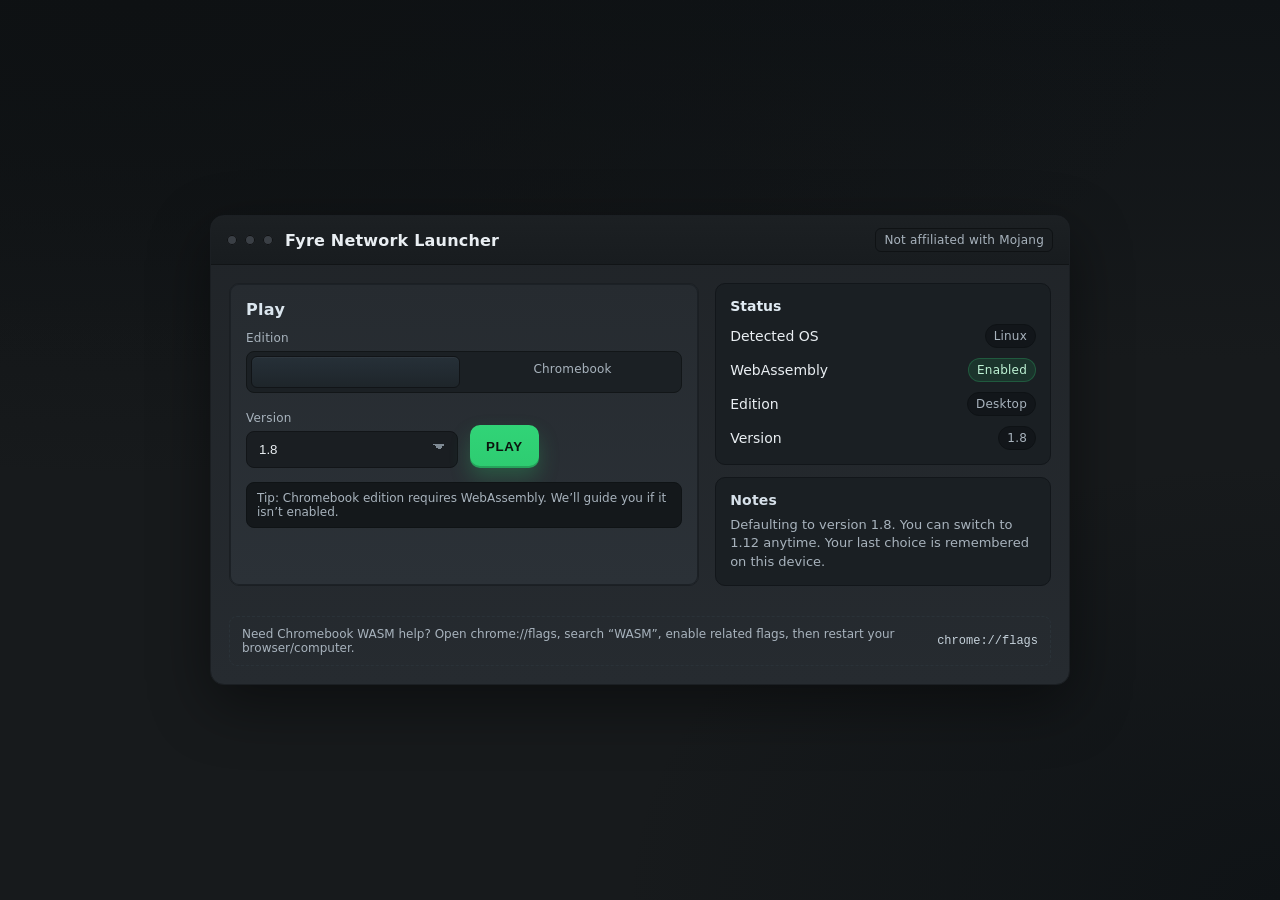
<file: fnlauncher.html>
<!DOCTYPE html>
<html lang="en">

<head>
    <meta charset="utf-8" />
    <title>Fyre Network Launcher</title>
    <meta name="viewport" content="width=device-width, initial-scale=1" />
    <meta name="description" content="Fyre Network Launcher — clean, Mojang-style launcher for Desktop and Chromebook editions." />
    <style>
        :root {
            --bg: #171a1c;
            --panel: #202428;
            --panel-2: #262b30;
            --panel-3: #2b3137;
            --text: #e9eef2;
            --muted: #a8b3bd;
            --accent: #2ecc71;
            /* Play button green */
            --accent-2: #1abc9c;
            /* Accent hover */
            --warn: #f1c40f;
            --error: #e74c3c;
            --ok: #2ecc71;
            --focus: #4aa3ff;
            --brand: #6cc644;
            /* Subtle Minecraft-ish green */
            --shadow: 0 20px 60px rgba(0, 0, 0, .45);
            --radius: 10px;
            --mono: ui-monospace, SFMono-Regular, Menlo, Monaco, Consolas, "Liberation Mono", "Courier New", monospace;
            --ui: Inter, system-ui, "Segoe UI", Roboto, Helvetica, Arial, sans-serif;
        }

        * {
            box-sizing: border-box;
        }

        html,
        body {
            height: 100%;
        }

        body {
            margin: 0;
            font-family: var(--ui);
            color: var(--text);
            background:
                radial-gradient(1800px 800px at 10% 0%, #0e1113 0%, transparent 60%),
                radial-gradient(1200px 800px at 100% 100%, #0f1316 0%, transparent 55%),
                linear-gradient(180deg, #0f1316, var(--bg) 40%);
            display: grid;
            place-items: center;
        }

        /* Window frame */
        .frame {
            width: 860px;
            max-width: calc(100vw - 24px);
            background: linear-gradient(180deg, var(--panel) 0%, var(--panel-2) 100%);
            border-radius: 14px;
            box-shadow: var(--shadow);
            overflow: hidden;
            border: 1px solid #1b1f23;
        }

        .titlebar {
            display: flex;
            align-items: center;
            gap: 12px;
            padding: 12px 16px;
            background: linear-gradient(180deg, #1c2023 0%, #181c1f 100%);
            border-bottom: 1px solid #111416;
            letter-spacing: .2px;
        }

        .titlebar .dots {
            display: inline-flex;
            gap: 8px;
        }

        .titlebar .dot {
            width: 10px;
            height: 10px;
            border-radius: 50%;
            background: #3a3f45;
            box-shadow: inset 0 0 0 1px #0f1112;
        }

        .titlebar .name {
            font-weight: 600;
            color: var(--text);
        }

        .titlebar .spacer {
            flex: 1;
        }

        .titlebar .badge {
            font-size: 12px;
            background: #1a1e21;
            border: 1px solid #0f1214;
            padding: 4px 8px;
            border-radius: 6px;
            color: var(--muted);
        }

        .content {
            display: grid;
            grid-template-columns: 1.4fr 1fr;
            gap: 16px;
            padding: 18px;
        }

        /* Left: main controls */
        .panel {
            background: linear-gradient(180deg, var(--panel-2), var(--panel-3));
            border: 1px solid #1b1f23;
            border-radius: var(--radius);
            padding: 16px;
            box-shadow: inset 0 0 0 1px #1c2126;
        }

        .panel h2 {
            margin: 0 0 12px 0;
            font-size: 16px;
            font-weight: 600;
            color: #dbe6ee;
            letter-spacing: .3px;
        }

        .controls {
            display: grid;
            grid-template-columns: 1fr 1fr;
            gap: 12px;
            align-items: end;
        }

        /* Segmented control for edition */
        .seg {
            display: grid;
            grid-template-columns: 1fr 1fr;
            background: #1b2024;
            border: 1px solid #121618;
            border-radius: 8px;
            overflow: hidden;
            position: relative;
        }

        .seg input {
            display: none;
        }

        .seg label {
            padding: 10px 12px;
            text-align: center;
            font-size: 14px;
            color: var(--muted);
            cursor: pointer;
            user-select: none;
            transition: color .15s ease;
        }

        .seg input:checked+label {
            color: #eaf6ef;
            font-weight: 600;
        }

        .seg .slider {
            position: absolute;
            top: 4px;
            bottom: 4px;
            width: calc(50% - 8px);
            background: linear-gradient(180deg, #263038, #1e252a);
            border: 1px solid #111417;
            border-radius: 6px;
            box-shadow: inset 0 1px 0 rgba(255, 255, 255, .04);
            transition: transform .18s ease;
        }

        /* position via data-selected attr */
        .seg[data-selected="desktop"] .slider {
            transform: translateX(4px);
        }

        .seg[data-selected="chromebook"] .slider {
            transform: translateX(calc(100% + 4px));
        }

        /* Select */
        .field label {
            display: block;
            margin: 0 0 6px 0;
            font-size: 12px;
            color: var(--muted);
            letter-spacing: .2px;
        }

        select {
            width: 100%;
            padding: 10px 12px;
            border-radius: 8px;
            border: 1px solid #121518;
            background: #1a1e22;
            color: var(--text);
            outline: none;
            transition: border-color .15s ease, box-shadow .15s ease;
            appearance: none;
            background-image:
                linear-gradient(45deg, transparent 50%, #7f8a94 50%),
                linear-gradient(135deg, #7f8a94 50%, transparent 50%);
            background-position:
                calc(100% - 18px) calc(50% - 3px),
                calc(100% - 12px) calc(50% - 3px);
            background-size: 6px 6px, 6px 6px;
            background-repeat: no-repeat;
        }

        select:focus {
            border-color: var(--focus);
            box-shadow: 0 0 0 3px rgba(74, 163, 255, .2);
        }

        /* Play button */
        .actions {
            margin-top: 14px;
            display: flex;
            gap: 10px;
            align-items: center;
        }

        .play {
            flex: 1;
            padding: 14px 16px;
            border: 0;
            border-radius: 10px;
            background: linear-gradient(180deg, #31d477, var(--accent));
            color: #0c140e;
            font-weight: 800;
            text-transform: uppercase;
            letter-spacing: .6px;
            cursor: pointer;
            box-shadow:
                0 10px 20px rgba(46, 204, 113, .25),
                inset 0 -2px 0 rgba(0, 0, 0, .2);
            transition: transform .06s ease, filter .15s ease, box-shadow .15s ease;
        }

        .play:hover {
            filter: brightness(1.03);
        }

        .play:active {
            transform: translateY(1px);
        }

        .play[disabled] {
            opacity: .6;
            cursor: not-allowed;
            filter: saturate(.2);
            box-shadow: inset 0 -2px 0 rgba(0, 0, 0, .25);
        }

        .hint {
            font-size: 12px;
            color: var(--muted);
            padding: 8px 10px;
            background: #14181b;
            border: 1px solid #0f1315;
            border-radius: 8px;
        }

        /* Right: status & notes */
        .stack {
            display: grid;
            gap: 12px;
        }

        .status {
            display: grid;
            gap: 10px;
            padding: 14px;
            background: #1a1f23;
            border: 1px solid #12161a;
            border-radius: 10px;
        }

        .kv {
            display: flex;
            align-items: center;
            justify-content: space-between;
            gap: 10px;
            font-size: 14px;
        }

        .pill {
            padding: 4px 8px;
            border-radius: 999px;
            font-size: 12px;
            letter-spacing: .2px;
            border: 1px solid #0e1215;
            background: #12161a;
            color: var(--muted);
        }

        .pill.ok {
            background: rgba(46, 204, 113, .12);
            color: #bff3d5;
            border-color: rgba(46, 204, 113, .25);
        }

        .pill.warn {
            background: rgba(241, 196, 15, .12);
            color: #fdeeb7;
            border-color: rgba(241, 196, 15, .25);
        }

        .pill.error {
            background: rgba(231, 76, 60, .12);
            color: #ffc9c4;
            border-color: rgba(231, 76, 60, .25);
        }

        .notes {
            padding: 14px;
            background: #1a1f23;
            border: 1px solid #12161a;
            border-radius: 10px;
        }

        .notes h3 {
            margin: 0 0 8px 0;
            font-size: 14px;
            letter-spacing: .2px;
            color: #d7e1ea;
        }

        .notes p {
            margin: 0;
            color: var(--muted);
            font-size: 13px;
            line-height: 1.4;
        }

        /* Footer bar */
        .footer {
            margin: 12px 18px 18px;
            padding: 10px 12px;
            border: 1px dashed #2a3238;
            border-radius: 8px;
            color: #a8b3bd;
            font-size: 12px;
            display: flex;
            align-items: center;
            gap: 10px;
        }

        .footer code {
            font-family: var(--mono);
            color: #c6d2db;
        }

        /* Modal */
        .modal-backdrop {
            position: fixed;
            inset: 0;
            background: rgba(0, 0, 0, .7);
            display: none;
            align-items: center;
            justify-content: center;
            padding: 18px;
            z-index: 50;
        }

        .modal {
            width: 580px;
            max-width: 100%;
            background: #1a2024;
            border: 1px solid #0e1215;
            border-radius: 12px;
            box-shadow: var(--shadow);
            overflow: hidden;
            animation: pop .14s ease-out;
        }

        @keyframes pop {
            from {
                transform: scale(.98);
                opacity: .6;
            }

            to {
                transform: scale(1);
                opacity: 1;
            }
        }

        .modal header {
            padding: 14px 16px;
            background: #151a1d;
            border-bottom: 1px solid #0f1316;
            display: flex;
            align-items: center;
            justify-content: space-between;
        }

        .modal header h3 {
            margin: 0;
            font-size: 15px;
        }

        .modal .body {
            padding: 14px 16px;
            color: var(--muted);
            font-size: 14px;
        }

        .modal .body ol {
            margin: 10px 0 0 18px;
        }

        .modal .body li {
            margin: 6px 0;
        }

        .modal footer {
            padding: 12px 16px;
            background: #13181b;
            border-top: 1px solid #0f1316;
            display: flex;
            gap: 10px;
            justify-content: flex-end;
        }

        .btn {
            padding: 10px 12px;
            border-radius: 8px;
            border: 1px solid #0f1316;
            background: #1a2024;
            color: var(--text);
            cursor: pointer;
            transition: filter .12s ease, background .12s ease, border-color .12s ease;
        }

        .btn:hover {
            filter: brightness(1.05);
        }

        .btn.primary {
            background: linear-gradient(180deg, #2b8cff, #1f74e6);
            border-color: #1359b3;
            color: #07101a;
            font-weight: 700;
        }

        /* Accessibility */
        :focus-visible {
            outline: 3px solid rgba(74, 163, 255, .35);
            outline-offset: 2px;
            border-radius: 8px;
        }

        @media (max-width: 820px) {
            .content {
                grid-template-columns: 1fr;
            }
        }
    </style>
</head>

<body>
    <main class="frame" role="application" aria-label="Fyre Network Launcher">
        <div class="titlebar" aria-hidden="true">
            <div class="dots" aria-hidden="true">
                <div class="dot"></div>
                <div class="dot"></div>
                <div class="dot"></div>
            </div>
            <div class="name">Fyre Network Launcher</div>
            <div class="spacer"></div>
            <div class="badge">Not affiliated with Mojang</div>
        </div>

        <section class="content">
            <!-- Left column -->
            <section class="panel" aria-labelledby="play-panel-title">
                <h2 id="play-panel-title">Play</h2>

                <div class="controls" aria-live="polite">
                    <div class="field" style="grid-column: span 2;">
                        <label id="edition-label">Edition</label>
                        <div class="seg" id="editionSeg" data-selected="desktop" role="radiogroup" aria-labelledby="edition-label">
                            <input type="radio" name="edition" id="ed-desktop" value="desktop" checked />
                            <label for="ed-desktop" role="radio" aria-checked="true">Desktop</label>

                            <input type="radio" name="edition" id="ed-chromebook" value="chromebook" />
                            <label for="ed-chromebook" role="radio" aria-checked="false">Chromebook</label>

                            <div class="slider" aria-hidden="true"></div>
                        </div>
                    </div>

                    <div class="field">
                        <label for="version">Version</label>
                        <select id="version" aria-label="Version">
                            <option value="18" selected>1.8</option>
                            <option value="112">1.12</option>
                        </select>
                    </div>

                    <div class="field">
                        <label>&nbsp;</label>
                        <button class="play" id="playBtn" aria-label="Play">Play</button>
                    </div>
                </div>

                <div class="actions">
                    <div class="hint" id="hintBox">
                        Tip: Chromebook edition requires WebAssembly. We’ll guide you if it isn’t enabled.
                    </div>
                </div>
            </section>

            <!-- Right column -->
            <div class="stack" aria-live="polite">
                <section class="status" aria-labelledby="status-title">
                    <h2 id="status-title" style="margin:0;font-size:14px;color:#e1ebf3;font-weight:600;">Status</h2>
                    <div class="kv">
                        <span>Detected OS</span>
                        <span class="pill" id="osPill">Checking…</span>
                    </div>
                    <div class="kv">
                        <span>WebAssembly</span>
                        <span class="pill" id="wasmPill">Checking…</span>
                    </div>
                    <div class="kv">
                        <span>Edition</span>
                        <span class="pill" id="editionPill">Desktop</span>
                    </div>
                    <div class="kv">
                        <span>Version</span>
                        <span class="pill" id="versionPill">1.8</span>
                    </div>
                </section>

                <section class="notes" aria-labelledby="notes-title">
                    <h3 id="notes-title">Notes</h3>
                    <p>Defaulting to version 1.8. You can switch to 1.12 anytime. Your last choice is remembered on this device.</p>
                </section>
            </div>
        </section>

        <div class="footer" role="contentinfo">
            Need Chromebook WASM help? Open chrome://flags, search “WASM”, enable related flags, then restart your browser/computer.
            <code>chrome://flags</code>
        </div>
    </main>

    <!-- Modal: WASM help -->
    <div class="modal-backdrop" id="modalBackdrop" role="dialog" aria-modal="true" aria-labelledby="modalTitle" aria-describedby="modalDesc">
        <div class="modal">
            <header>
                <h3 id="modalTitle">Enable WebAssembly for Chromebook edition</h3>
                <button class="btn" id="closeModal" aria-label="Close">Close</button>
            </header>
            <div class="body" id="modalDesc">
                <p>It looks like WebAssembly isn’t available. To enable it in Chrome:</p>
                <ol>
                    <li>Type <strong>chrome://flags</strong> in the address bar and press Enter.</li>
                    <li>Search for <strong>WASM</strong> and enable WebAssembly-related flags.</li>
                    <li>Click <strong>Relaunch</strong> (or restart your computer) to apply changes.</li>
                </ol>
                <p style="margin-top:10px;">When you’re back, click “Re-check” below. We’ll unlock Chromebook edition automatically.</p>
            </div>
            <footer>
                <button class="btn" id="recheckBtn">Re-check</button>
                <button class="btn primary" id="openFlagsBtn" title="Opens a new tab to chrome://flags">Open flags</button>
            </footer>
        </div>
    </div>

    <script>
        // Elements
        const editionSeg = document.getElementById('editionSeg');
        const edDesktopInp = document.getElementById('ed-desktop');
        const edChromebookInp = document.getElementById('ed-chromebook');
        const versionSel = document.getElementById('version');
        const playBtn = document.getElementById('playBtn');

        const osPill = document.getElementById('osPill');
        const wasmPill = document.getElementById('wasmPill');
        const editionPill = document.getElementById('editionPill');
        const versionPill = document.getElementById('versionPill');
        const hintBox = document.getElementById('hintBox');

        const modalBackdrop = document.getElementById('modalBackdrop');
        const closeModalBtn = document.getElementById('closeModal');
        const recheckBtn = document.getElementById('recheckBtn');
        const openFlagsBtn = document.getElementById('openFlagsBtn');

        // Utilities
        function setPill(el, text, cls) {
            el.textContent = text;
            el.className = 'pill' + (cls ? ' ' + cls : '');
        }

        function detectOS() {
            // Prefer UA-CH if available
            try {
                const ua = navigator.userAgent || '';
                const isCrOS = /CrOS/.test(ua);
                if (isCrOS) return 'Chrome OS';
            } catch {}
            // UA-CH hint (best effort)
            const anyPlatform = (navigator.userAgentData && navigator.userAgentData.platform) || navigator.platform || '';
            if (/^Chrome OS$/i.test(anyPlatform)) return 'Chrome OS';
            if (/Win/i.test(anyPlatform)) return 'Windows';
            if (/Mac/i.test(anyPlatform)) return 'macOS';
            if (/Linux/i.test(anyPlatform)) return 'Linux';
            return 'Unknown';
        }

        function hasWasm() {
            if (typeof WebAssembly !== 'object') return false;
            try {
                const bytes = new Uint8Array([0x00, 0x61, 0x73, 0x6D, 0x01, 0x00, 0x00, 0x00]);
                return WebAssembly.validate(bytes);
            } catch {
                return false;
            }
        }

        function updateSegment(selected) {
            editionSeg.dataset.selected = selected;
            edDesktopInp.checked = selected === 'desktop';
            edChromebookInp.checked = selected === 'chromebook';
            editionPill.textContent = selected === 'desktop' ? 'Desktop' : 'Chromebook';
            localStorage.setItem('fyre_edition', selected);
        }

        function updateVersionPill() {
            versionPill.textContent = versionSel.value === '18' ? '1.8' : '1.12';
            localStorage.setItem('fyre_version', versionSel.value);
        }

        function showModal() {
            modalBackdrop.style.display = 'flex';
        }

        function hideModal() {
            modalBackdrop.style.display = 'none';
        }

        function applyAutoSelect(os, wasmEnabled) {
            const savedEdition = localStorage.getItem('fyre_edition');
            const savedVersion = localStorage.getItem('fyre_version');

            // Start on 1.8 by default
            versionSel.value = savedVersion || '18';
            updateVersionPill();

            // Auto-select Chromebook on Chrome OS, else Desktop — unless user saved a preference
            let targetEdition = savedEdition || ((os === 'Chrome OS') ? 'chromebook' : 'desktop');
            updateSegment(targetEdition);

            // If Chromebook selected but WASM off, show guidance
            if (targetEdition === 'chromebook' && !wasmEnabled) {
                setTimeout(showModal, 300);
                hintBox.textContent = 'Chromebook selected. WebAssembly is required — follow the steps to enable it.';
            }
        }

        function computeUrl() {
            const edition = edChromebookInp.checked ? 'cb' : 'd';
            const version = versionSel.value; // "18" or "112"
            return `/fyrecraft/${edition}${version}.html`;
        }

        // Init
        (function init() {
            const os = detectOS();
            const wasmEnabled = hasWasm();

            setPill(osPill, os, (os === 'Chrome OS') ? 'ok' : '');
            setPill(wasmPill, wasmEnabled ? 'Enabled' : 'Disabled', wasmEnabled ? 'ok' : 'error');

            applyAutoSelect(os, wasmEnabled);

            // Events
            editionSeg.addEventListener('click', (e) => {
                if (e.target.tagName === 'LABEL') {
                    const value = e.target.getAttribute('for') === 'ed-chromebook' ? 'chromebook' : 'desktop';
                    updateSegment(value);

                    // If switching to Chromebook without WASM, block play and show modal
                    if (value === 'chromebook' && !hasWasm()) {
                        hintBox.textContent = 'Chromebook edition needs WebAssembly. Let’s enable it — see steps.';
                        showModal();
                    } else {
                        hintBox.textContent = 'Tip: Chromebook edition requires WebAssembly. We’ll guide you if it isn’t enabled.';
                    }
                }
            });

            versionSel.addEventListener('change', updateVersionPill);

            playBtn.addEventListener('click', () => {
                const wantsChromebook = edChromebookInp.checked;
                if (wantsChromebook && !hasWasm()) {
                    showModal();
                    return;
                }
                const url = computeUrl();
                // Small press feedback
                playBtn.disabled = true;
                playBtn.textContent = 'Launching…';
                setTimeout(() => {
                    window.location.href = url;
                }, 200);
            });

            // Keyboard enter triggers play
            document.addEventListener('keydown', (e) => {
                if (e.key === 'Enter' && !e.altKey && !e.ctrlKey && !e.metaKey && !e.shiftKey) {
                    playBtn.click();
                }
            });

            // Modal controls
            closeModalBtn.addEventListener('click', hideModal);
            modalBackdrop.addEventListener('click', (e) => {
                if (e.target === modalBackdrop) hideModal();
            });
            recheckBtn.addEventListener('click', () => {
                const ok = hasWasm();
                setPill(wasmPill, ok ? 'Enabled' : 'Disabled', ok ? 'ok' : 'error');
                if (ok) {
                    hintBox.textContent = 'WebAssembly detected. Chromebook edition unlocked.';
                    hideModal();
                } else {
                    alert('Still off — enable WASM in chrome://flags and restart the browser/computer.');
                }
            });
            openFlagsBtn.addEventListener('click', () => {
                // Best-effort: some browsers block non-http(s) window.open. We try and also show the url.
                try {
                    window.open('chrome://flags', '_blank');
                } catch {}
                alert('In the new tab, search for "WASM", enable related flags, then relaunch.');
            });
        })();
    </script>
</body>

</html>
</file>
